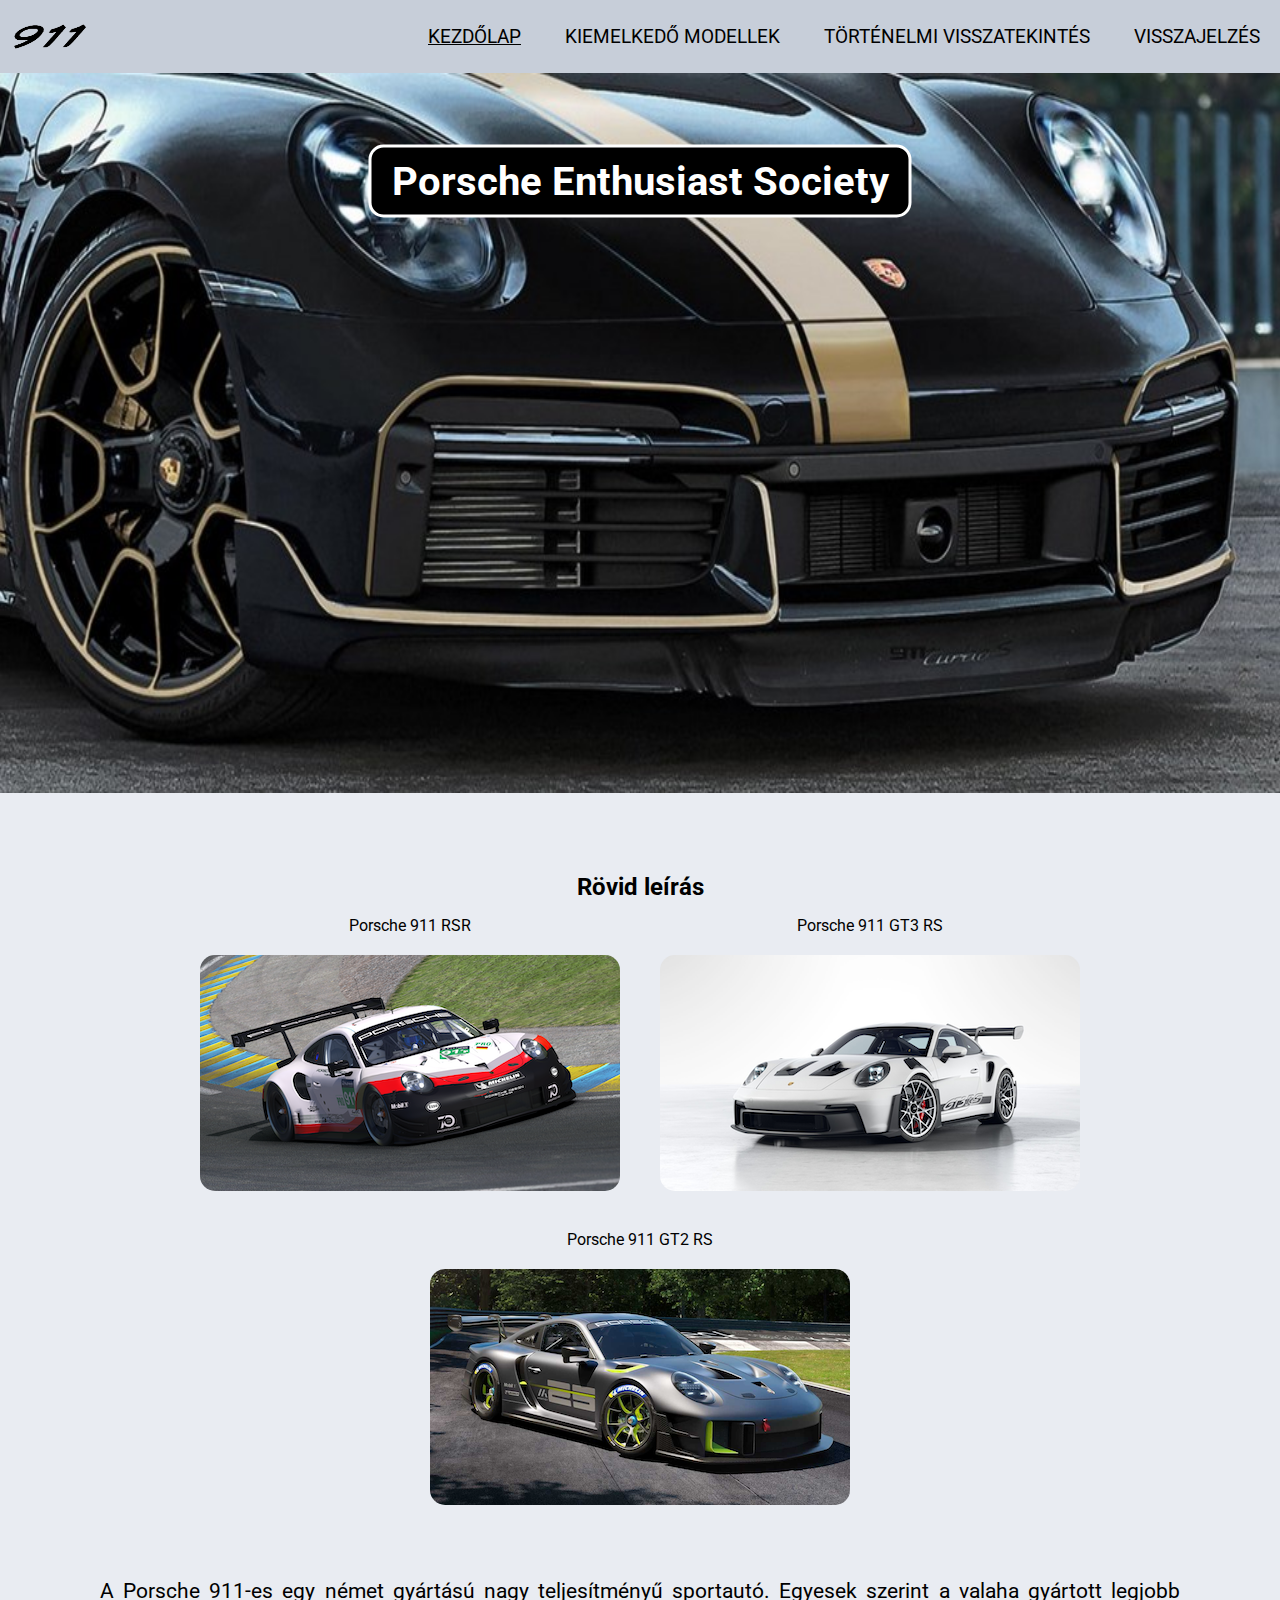
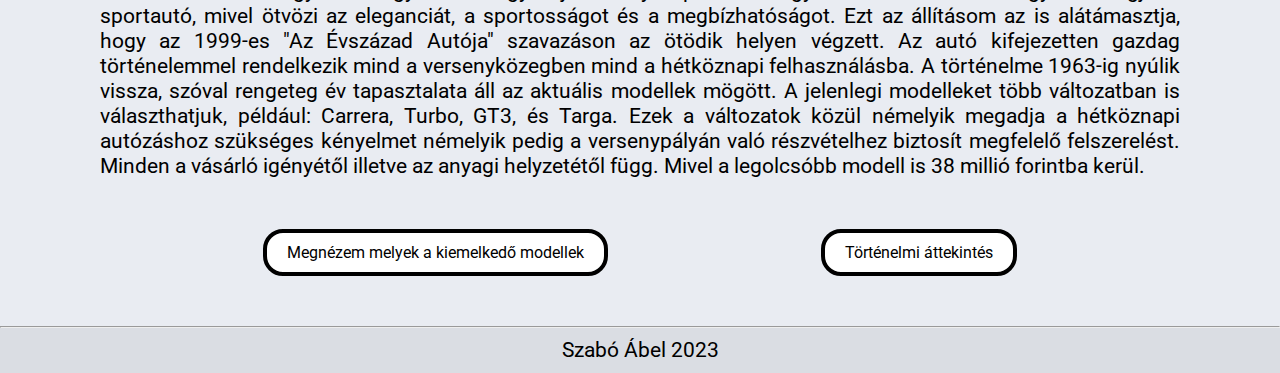
<file: index.html>
<!DOCTYPE html>
<html lang="hu">
<head>
    <meta charset="UTF-8">
    <meta http-equiv="X-UA-Compatible" content="IE=edge">
    <meta name="viewport" content="width=device-width, initial-scale=1.0">
    <link rel="icon" href="pictures/favicon.png">
    <link rel="stylesheet" href="style/style1.css">
    <link rel="stylesheet" href="style/printStyle.css" media="print">
    <link rel="preconnect" href="https://fonts.googleapis.com"> 
    <link rel="preconnect" href="https://fonts.gstatic.com" crossorigin> 
    <link href="https://fonts.googleapis.com/css2?family=Roboto&display=swap" rel="stylesheet">
    <title>Kezdőlap - Porsche Enthusiast Society</title>
</head>
<body>
    <nav class="kipozicional"><a href="#content">Tartalomra ugrás</a></nav>
    <header>
        <img class="logo" src="pictures/logo.png" alt="Az oldal logója">
        <nav>
            <ul>
                <li><a class="actually_open" href="index.html">Kezdőlap</a></li>
                <li><a href="kiemelkedomodellek.html">Kiemelkedő modellek</a></li>
                <li><a href="tortenelmivisszatekintes.html">Történelmi visszatekintés</a></li>
                <li><a href="visszajelzes.html">Visszajelzés</a></li>
            </ul>
        </nav>
    </header>
    <main id="content" >
       <section class="title_container">
        <h1 class="absolute" >Porsche Enthusiast Society</h1>
        <img  class="main_picture" src="pictures/mainPicture.jpeg" alt="Egy fekete Porsche 911 eleje látható" >
       </section>
       <br><br><br><br>
       <section id="rovid_leiras">
        <h2 class="break_before">Rövid leírás</h2>
         <div class="image_container1">
            <figure>
                <figcaption>Porsche 911 RSR</figcaption>
                <a href="pictures/rsr.png"><img src="pictures/rsr2.png" alt="Egy piros,szürke Porsche 911 RSR látható egy versenypálya kanyarjába"></a>
            </figure>
           <figure>
            <figcaption>Porsche 911 GT3 RS</figcaption>
            <a href="pictures/kep3.jpeg"> <img src="pictures/kep3.png" alt="Egy fehér Porsche 911 GT3 RS látható egy fehér háttér előtt"></a>
           </figure>
           <figure>
            <figcaption>Porsche 911 GT2 RS</figcaption>
            <a href="pictures/kep4.jpeg"><img src="pictures/kep4.png" alt="Egy szürke Porsche 911 GT2 RS zöld csíkokkal látható egy versenypályán"></a>
           </figure>
         </div>
         <p>A Porsche 911-es egy német gyártású nagy teljesítményű sportautó. 
            Egyesek szerint a valaha gyártott legjobb sportautó, mivel ötvözi az eleganciát, a sportosságot és a megbízhatóságot. 
            Ezt az állításom az is alátámasztja, hogy az 1999-es "Az Évszázad Autója" szavazáson az ötödik helyen végzett. Az autó kifejezetten gazdag történelemmel rendelkezik mind a versenyközegben mind a hétköznapi felhasználásba. 
            A történelme 1963-ig nyúlik vissza, szóval rengeteg év tapasztalata áll az aktuális modellek mögött. A jelenlegi modelleket több változatban is választhatjuk, például: Carrera, Turbo, GT3, és Targa. Ezek a változatok közül némelyik megadja a hétköznapi autózáshoz szükséges kényelmet némelyik pedig a versenypályán való részvételhez biztosít megfelelő felszerelést. Minden a vásárló igényétől illetve az anyagi helyzetétől függ. Mivel a legolcsóbb modell is 38 millió forintba kerül.
        </p>
       </section>
       <div class="bottom_button">
        <a href="kiemelkedomodellek.html">Megnézem melyek a kiemelkedő modellek</a>
        <a href="tortenelmivisszatekintes.html">Történelmi áttekintés</a>
       </div>
    </main>
    <hr>
    <footer>
        <p>Szabó Ábel 2023</p>
    </footer>
</body>
</html>
</file>
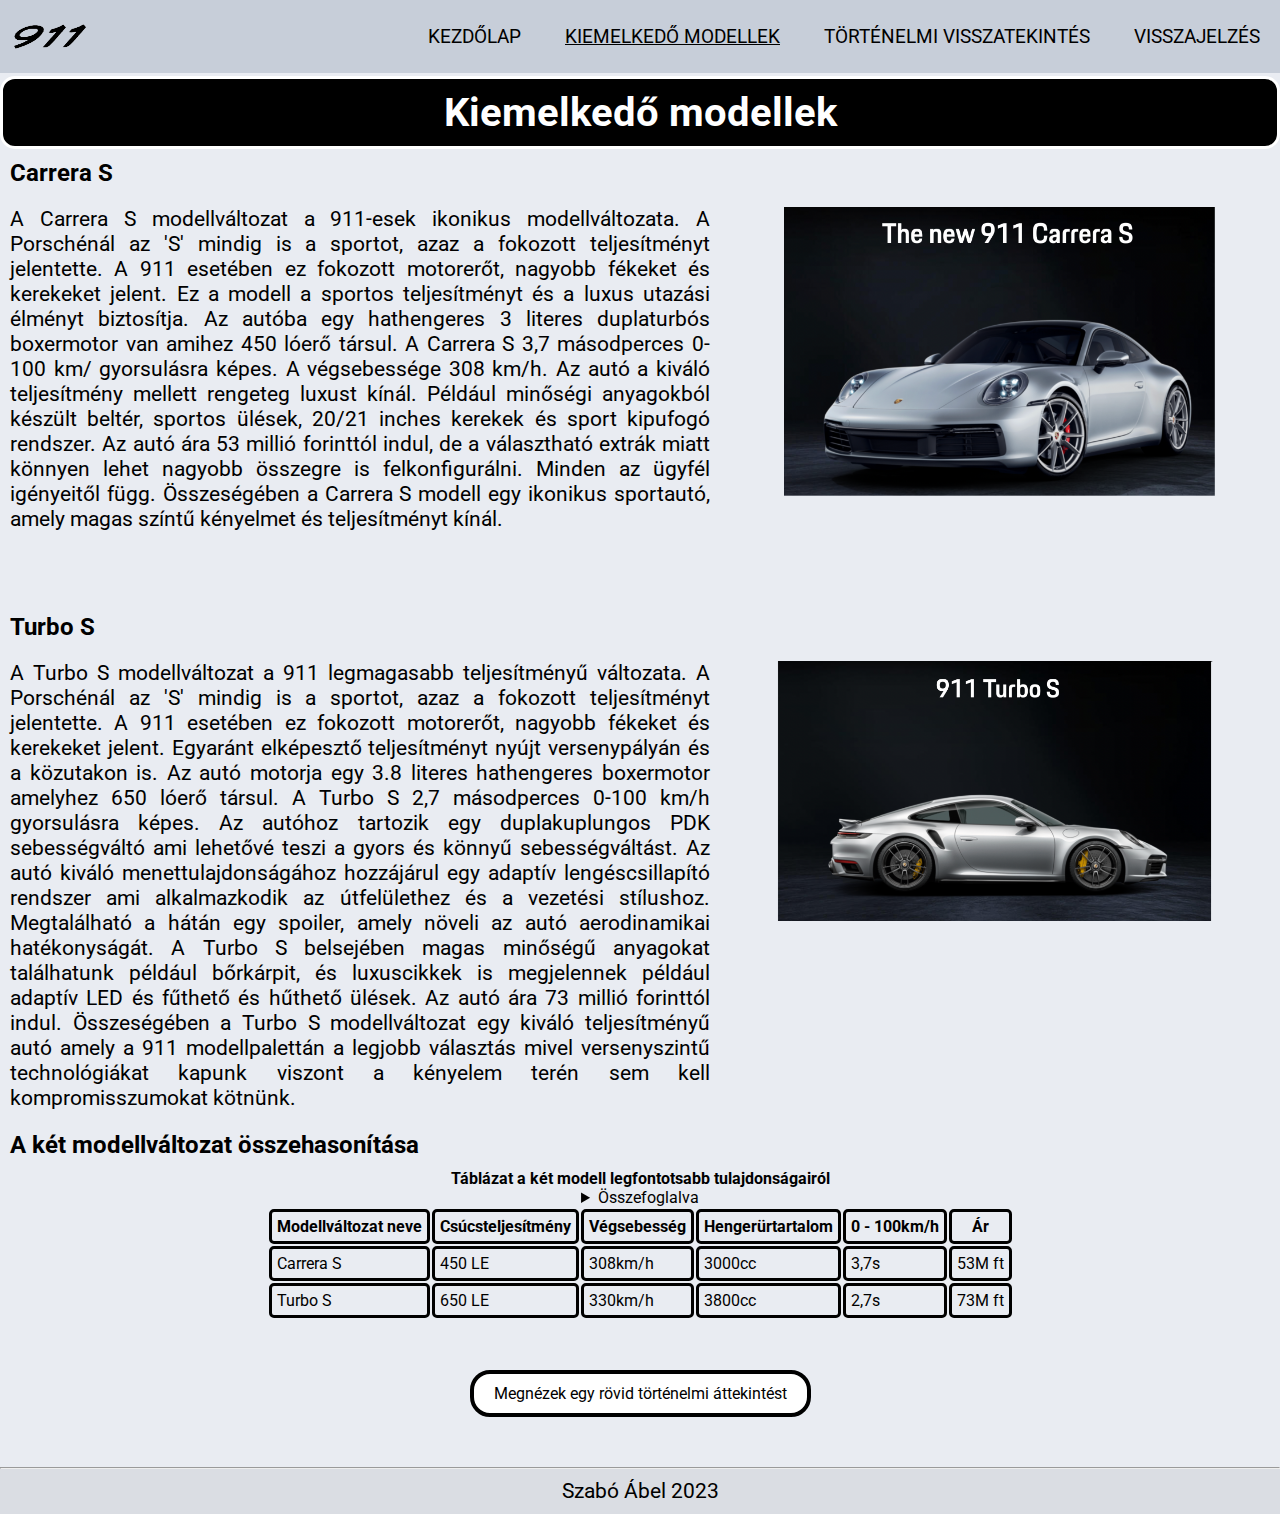
<file: kiemelkedomodellek.html>
<!DOCTYPE html>
<html lang="hu">
<head>
    <meta charset="UTF-8">
    <meta http-equiv="X-UA-Compatible" content="IE=edge">
    <meta name="viewport" content="width=device-width, initial-scale=1.0">
    <link rel="icon" href="pictures/favicon.png">
    <link rel="stylesheet" href="style/style1.css">
    <link rel="stylesheet" href="style/modellek.css">
    <link rel="stylesheet" href="style/printStyle.css" media="print">
    <link rel="preconnect" href="https://fonts.googleapis.com"> 
    <link rel="preconnect" href="https://fonts.gstatic.com" crossorigin> 
    <link href="https://fonts.googleapis.com/css2?family=Roboto&display=swap" rel="stylesheet">
    <title>Kiemelkedő modellek - Porsche Enthusiast Society</title>
</head>
<body>
    <nav class="kipozicional"><a href="#content">Tartalomra ugrás</a></nav>
    <header>
        <img class="logo" src="pictures/logo.png" alt="Az oldal logója">
        <nav>
            <ul>
                <li><a href="index.html">Kezdőlap</a></li>
                <li><a class="actually_open" href="kiemelkedomodellek.html">Kiemelkedő modellek</a></li>
                <li><a href="tortenelmivisszatekintes.html">Történelmi visszatekintés</a></li>
                <li><a href="visszajelzes.html">Visszajelzés</a></li>
            </ul>
        </nav>
    </header>
    <main id="content">
        <h1 class="static">Kiemelkedő modellek</h1>
        <article  class="break_after">
            <h2 lang="en">Carrera S</h2>
            <div class="article_container">
                <p>A <span lang="en">Carrera</span> S modellváltozat a 911-esek ikonikus modellváltozata. 
                    A Porschénál az 'S' mindig is a sportot, azaz a fokozott teljesítményt jelentette.
                    A 911 esetében ez fokozott motorerőt, nagyobb fékeket és kerekeket jelent. Ez a modell a sportos teljesítményt és a luxus utazási élményt biztosítja.
                    Az autóba egy hathengeres 3 literes duplaturbós boxermotor van amihez 450 lóerő társul. A <span lang="en">Carrera</span> S 3,7 másodperces 0-100 km/ gyorsulásra képes. A végsebessége 308 km/h. Az autó a kiváló teljesítmény mellett rengeteg luxust kínál.
                     Például minőségi anyagokból készült beltér, sportos ülések, 20/21 inches kerekek és sport kipufogó rendszer. Az autó ára 53 millió forinttól indul, de a választható extrák miatt könnyen lehet nagyobb összegre is felkonfigurálni. Minden az ügyfél igényeitől függ.
                    Összeségében a <span lang="en">Carrera</span> S modell egy ikonikus sportautó, amely magas színtű kényelmet és teljesítményt kínál.
                </p>
                <a href="pictures/kep5.png">
                    <img class="modell_pictures1" src="pictures/kep5.1.png" alt="Egy szürke Porche 911 Carrera S látható egy fekete háttér előtt.">
                </a>
            </div>
        </article>
        <br>
        <br>
        <article>
            <h2>Turbo S</h2>
            <div class="article_container">
                <p>A Turbo S modellváltozat a 911 legmagasabb teljesítményű változata. A Porschénál az 'S' mindig is a sportot, azaz a fokozott teljesítményt jelentette. A 911 esetében ez fokozott motorerőt, nagyobb fékeket és kerekeket jelent. Egyaránt elképesztő teljesítményt nyújt versenypályán és a közutakon is. Az autó motorja egy 3.8 literes hathengeres boxermotor amelyhez 650 lóerő társul. A Turbo S 2,7 másodperces 0-100 km/h gyorsulásra képes. Az autóhoz tartozik egy
     
                    duplakuplungos PDK sebességváltó ami lehetővé teszi a gyors és könnyű sebességváltást. Az autó kiváló menettulajdonságához hozzájárul egy adaptív lengéscsillapító rendszer ami alkalmazkodik az útfelülethez és a vezetési stílushoz. Megtalálható a hátán egy spoiler, amely növeli az autó aerodinamikai hatékonyságát. A Turbo S belsejében magas minőségű anyagokat találhatunk például bőrkárpit, és luxuscikkek is megjelennek például adaptív LED és fűthető és hűthető ülések. Az autó ára 73 millió forinttól indul. Összeségében a Turbo S modellváltozat egy kiváló teljesítményű autó amely a 911 modellpalettán a legjobb választás mivel versenyszintű technológiákat kapunk viszont a kényelem terén sem kell kompromisszumokat kötnünk.
                </p>
                <a href="pictures/kep6.png">
                    <img class="modell_pictures2" src="pictures/kep6.1.png" alt="Egy szürke Porche 911 Turbo S látható egy fekete háttér előtt.">
                </a>
            </div>
        </article>
        <article>
            <h2 >A két modellváltozat összehasonítása</h2>
            <table>
                <caption>
                    <strong>Táblázat a két modell legfontotsabb tulajdonságairól</strong>
                    <details>
                        <summary>Összefoglalva</summary>
                        <p>A táblázat segít jobban megérteni, hogy mik a leglényegesebb különbségek a két modellváltozat között</p>
                    </details>
                </caption>
                <tr>
                  <th>Modellváltozat neve</th>
                  <th>Csúcsteljesítmény</th>
                  <th>Végsebesség</th>
                  <th>Hengerürtartalom</th>
                  <th>0 - 100km/h</th>
                  <th>Ár</th>
                </tr>
                <tr>
                  <td><span lang="en">Carrera</span> S</td>
                  <td>450 LE</td>
                   <td>308km/h</td>
                  <td>3000cc</td>
                   <td>3,7s</td>
                  <td>53M ft</td>
                </tr>
                <tr>
                  <td>Turbo S</td>
                  <td>650 LE</td>
                  <td>330km/h</td>
                  <td>3800cc</td>
                  <td>2,7s</td>
                  <td>73M ft</td>
                </tr>
              </table>
        </article>
        <div  class="bottom_button" >
                <a href="tortenelmivisszatekintes.html">Megnézek egy rövid történelmi áttekintést</a>
        </div>
    </main>
    <hr>
    <footer>
        <p>Szabó Ábel 2023</p>
    </footer>
</body>
</html>
</file>
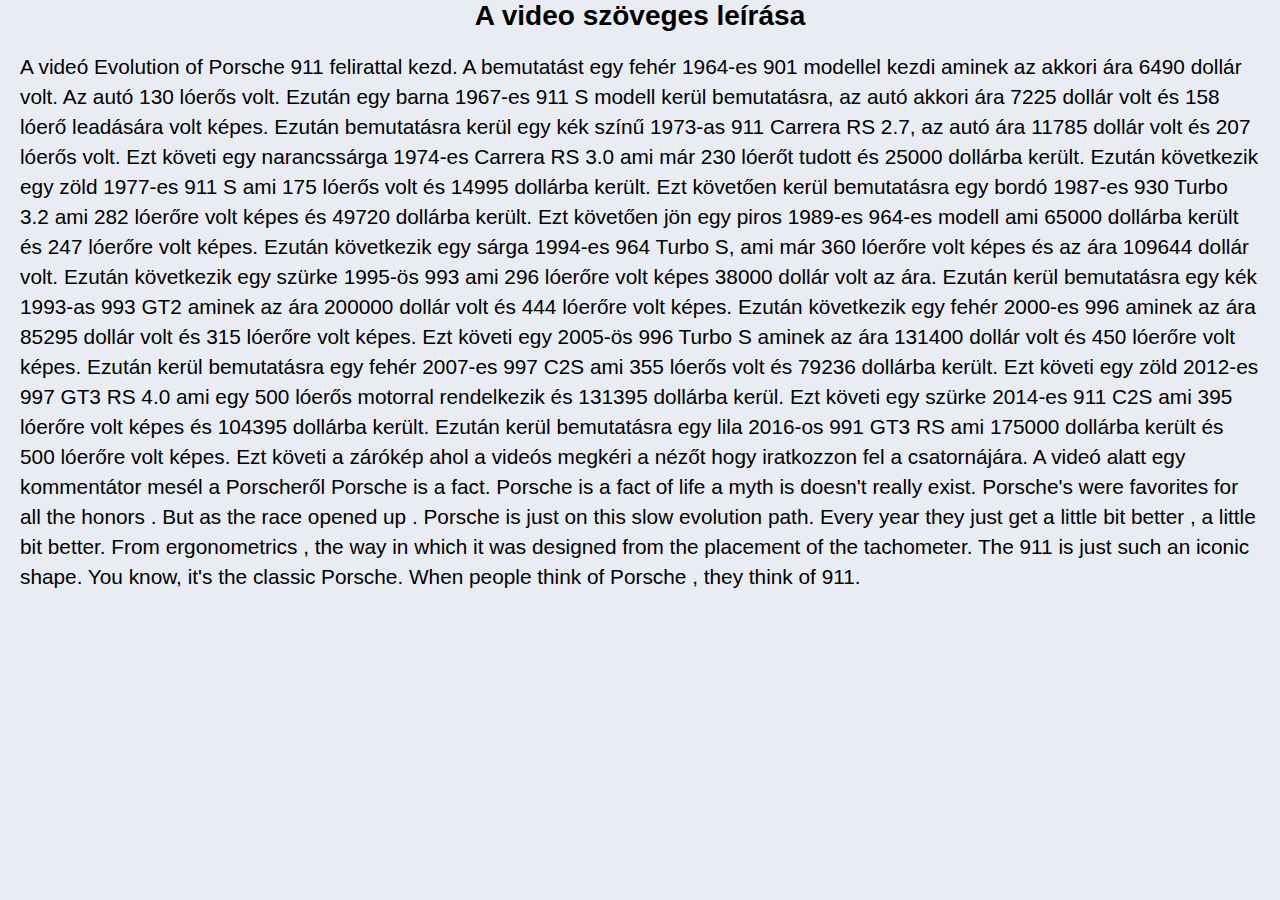
<file: leiras.html>
<!DOCTYPE html PUBLIC "-//W3C//DTD XHTML 1.0 Strict//EN" 
"http://www.w3.org/TR/xhtml1/DTD/xhtml1-strict.dtd">

<html xmlns="http://www.w3.org/1999/xhtml"  xml:lang="hu" lang="hu">
<head>
	<title>Video szöveges leírása - Porsche Enthusiast Society</title>
	<meta http-equiv="Content-Type" content="text/html; charset=utf-8" />
	<link rel="icon" href="pictures/favicon.png"/>
	<link rel="stylesheet" href="style/style1.css"/>
	<link rel="stylesheet" href="style/printStyle.css"/>
	<link rel="stylesheet" href="style/leiras.css"/>
</head>
<body>
	<h1>A video szöveges leírása</h1>
	<p>A videó <span  xml:lang="en" lang="en">Evolution of Porsche 911</span> felirattal kezd. A bemutatást egy fehér 1964-es 901 modellel kezdi aminek az
		akkori ára 6490 dollár volt. Az autó 130 lóerős volt. Ezután egy barna 1967-es 911 S modell kerül bemutatásra, az autó akkori ára 7225 dollár
		volt és 158 lóerő leadására volt képes. Ezután bemutatásra kerül egy kék színű 1973-as 911 <span  xml:lang="en" lang="en">Carrera RS</span> 2.7, az autó ára 11785 dollár
		volt és 207 lóerős volt. Ezt követi egy narancssárga 1974-es <span  xml:lang="en" lang="en">Carrera RS</span>  3.0 ami már 230 lóerőt tudott és 25000 dollárba
		került. Ezután következik egy zöld 1977-es 911 S ami 175 lóerős volt és 14995 dollárba került. Ezt követően kerül bemutatásra egy bordó 1987-es 930 Turbo 3.2 
		ami 282 lóerőre volt képes és 49720 dollárba került. Ezt követően jön egy piros 1989-es 964-es modell ami 65000 dollárba került és 247 lóerőre volt képes.
		Ezután következik egy sárga 1994-es 964 Turbo S, ami már 360 lóerőre volt képes és az ára 109644 dollár volt. Ezután következik egy szürke 1995-ös 993 ami 
		296 lóerőre volt képes 38000 dollár volt az ára. Ezután kerül bemutatásra egy kék 1993-as 993 GT2 aminek az ára 200000 dollár volt és 444 lóerőre volt képes.
		Ezután következik egy fehér 2000-es 996 aminek az ára 85295 dollár volt és 315 lóerőre volt képes. Ezt követi egy 2005-ös 996 Turbo S aminek az ára
		131400 dollár volt és 450 lóerőre volt képes. Ezután kerül bemutatásra egy fehér 2007-es 997 C2S ami 355 lóerős volt és 79236 dollárba került.
		Ezt követi egy zöld 2012-es 997 GT3 RS 4.0 ami egy 500 lóerős motorral rendelkezik és 131395 dollárba kerül. Ezt követi egy szürke 2014-es 911 C2S ami
		395 lóerőre volt képes és 104395 dollárba került. Ezután kerül bemutatásra egy lila 2016-os 991 GT3 RS ami 175000 dollárba került és 500 lóerőre volt képes. 
		Ezt követi a zárókép ahol a videós megkéri a nézőt hogy iratkozzon fel a csatornájára.

        A videó alatt egy kommentátor mesél a Porscheről <span xml:lang="en" lang="en">Porsche is a fact. Porsche is a fact of life a myth is doesn't really exist. Porsche's were favorites for all the honors . But as the race opened up .
		Porsche is just on this slow evolution path. Every year they just get a little bit better , a little bit better. From ergonometrics , the way in which it was designed from the placement of the tachometer.
		The 911 is just such an  iconic shape. You know, it's the classic Porsche. When people think of Porsche , they think of 911.</span>

	</p>
</body>
</html>
</file>
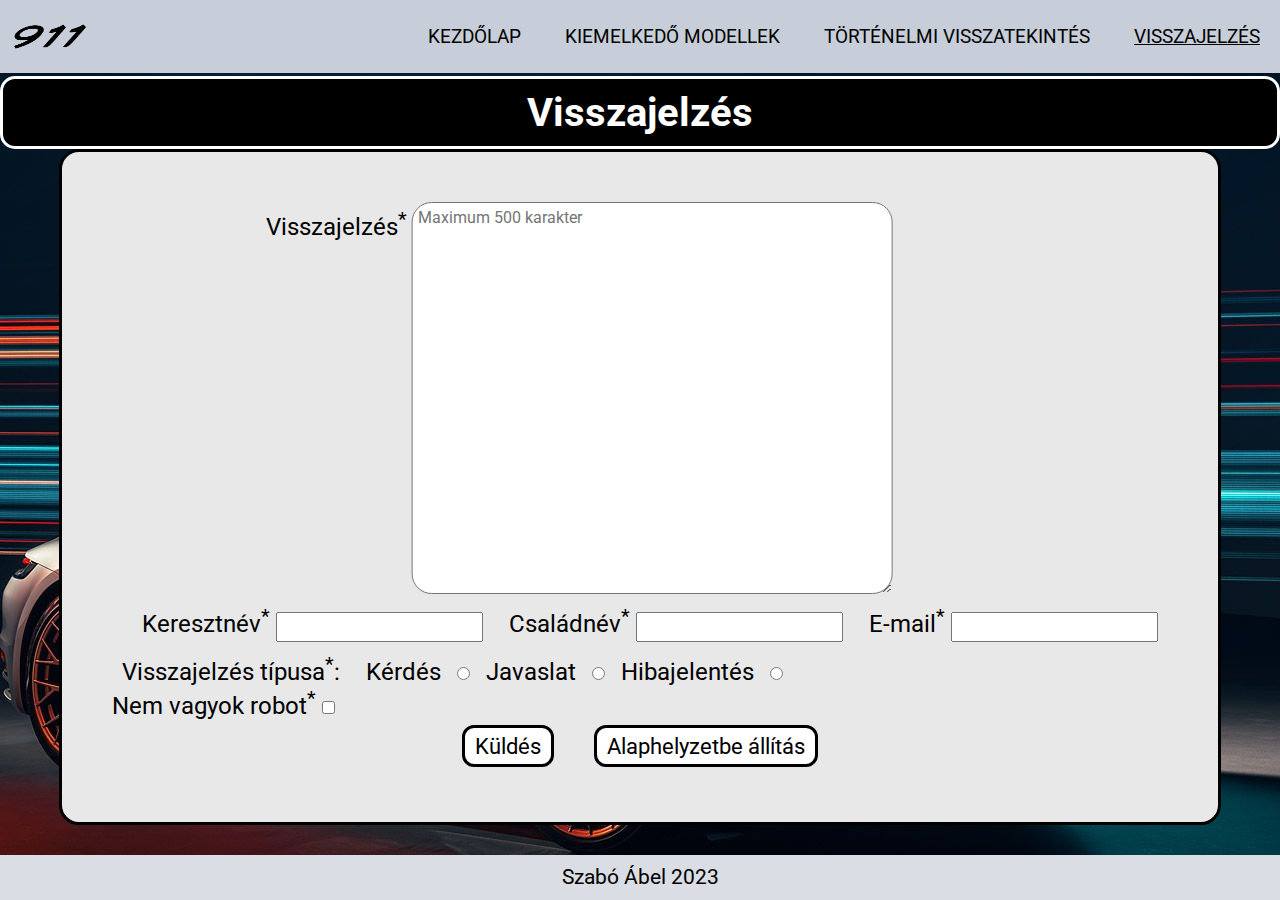
<file: visszajelzes.html>
<!DOCTYPE html>
<html lang="hu">
<head>
    <meta charset="UTF-8">
    <meta http-equiv="X-UA-Compatible" content="IE=edge">
    <meta name="viewport" content="width=device-width, initial-scale=1.0">
    <link rel="stylesheet" href="style/style1.css">
    <link rel="stylesheet" href="style/formStyle.css">
    <link rel="icon" href="pictures/favicon.png">
    <link rel="stylesheet" href="style/style1.css">
    <link rel="stylesheet" href="style/printStyle.css" media="print">
    <link rel="preconnect" href="https://fonts.googleapis.com"> 
    <link rel="preconnect" href="https://fonts.gstatic.com" crossorigin> 
    <link href="https://fonts.googleapis.com/css2?family=Roboto&display=swap" rel="stylesheet">
    <title>Visszajelzés - Porsche Enthusiast Society</title>
</head>
<body>
    <nav class="kipozicional"><a href="#content">Tartalomra ugrás</a></nav>
    <header>
        <img class="logo" src="pictures/logo.png" alt="Az oldal logója">
        <nav>
            <ul>
                <li><a href="index.html">Kezdőlap</a></li>
                <li><a href="kiemelkedomodellek.html">Kiemelkedő modellek</a></li>
                <li><a href="tortenelmivisszatekintes.html">Történelmi visszatekintés</a></li>
                <li><a class="actually_open" href="visszajelzes.html">Visszajelzés</a></li>
            </ul>
        </nav>
    </header>
    <main id="content">
        <h1 class="static">Visszajelzés</h1>
        <div class="form_container">
            <form method="post" action="mailto:sz.abel221@gmail.com">
                <div class="textarea_class">
                    <label for="textarea1">Visszajelzés<sup>*</sup></label>
                    <textarea name="textarea1" id="textarea1" cols="50" rows="20" maxlength="500" placeholder="Maximum 500 karakter" required  ></textarea>
                </div>
                <div class="keresz_csalad_nev">
                    <label for="kereszt_nev">Keresztnév<sup>*</sup></label>
                    <input id="kereszt_nev" type="text" required minlength="4"  maxlength="20">
                    <label for="csalad_nev">Családnév<sup>*</sup></label>
                    <input id="csalad_nev" type="text" required minlength="4" maxlength="20">
                    <label for="email">E-mail<sup>*</sup></label>
                    <input type="email" id="email" required minlength="5" maxlength="35">
                </div>
                <div class="radio" >
                    <label>Visszajelzés típusa<sup>*</sup>:</label>
                    <label for="kerdes">Kérdés</label>
                    <input type="radio" name="radio1" id="kerdes">
                    <label for="javaslat">Javaslat</label>
                    <input type="radio" name="radio1" id="javaslat">
                    <label for="hibajelentes">Hibajelentés</label>
                    <input type="radio" name="radio1" id="hibajelentes">
                </div>
                <div>
                    <label for="checkbox">Nem vagyok robot<sup>*</sup></label>
                    <input type="checkbox" name="checkbox" id="checkbox" required >
                </div>
                <div class="buttons">
                    <button type="submit">Küldés</button>
                    <button type="reset">Alaphelyzetbe állítás</button>
                </div>
            </form>
        </div>
    </main>
    <br>
    <br>
    <footer>
        <p>Szabó Ábel 2023</p>
    </footer>
</body>
</html>
</file>
<file: style/style1.css>
*{
    margin: 0;
    padding: 0;
    box-sizing: border-box;
    font-family: 'Roboto', sans-serif;
}
html{
    scroll-behavior: smooth;
}

body{
  background-color: rgb(233, 236, 242);
}

.kipozicional a {position:absolute; left:-9999px;} 
.kipozicional a:focus {position:static; background:white}	

p{
    font-size: 1.3rem;
    line-height: 25px;
}
header{
    background-color: rgb(199, 206, 217);
    display: flex;
    justify-content:flex-end;
    align-items: center;
}

header nav ul{
    list-style: none;
}
header nav ul li{
    display: inline-block;
    padding: 0 20px;
}

header nav ul li:hover{
    text-decoration: underline;

}

header nav ul li a{
    text-decoration: none;
    font-size: 1.2rem;
    color: #000;
    text-transform: uppercase;
}

.actually_open{
    text-decoration: underline;
}

.logo{
    margin-right: auto;
    max-width: 100px;
}

.title_container{
    position: relative;
    text-align: center;
}

.main_picture{
    width: 100%;
    height: 80vh;
}

main .absolute{
    position: absolute;
    top: 15%;
    left: 50%;
    transform: translate(-50%, -50%);
    color: #fff;
    border: #fff 3px solid;
    padding: 10px 20px;
    background-color: #000;
    border-radius: 15px;
    font-size: 2.5rem;
}

main .static{
    margin-top: .3%;
    text-align: center;
    color: #fff;
    border: #fff 3px solid;
    padding: 10px 20px;
    background-color: #000;
    border-radius: 15px;
    font-size: 2.5rem;
}

#tovabb_olvasok_button{

    color: #000;
    text-decoration: none;
    border: #000 solid 4px;
    padding: 10px 20px;
    background-color: #fff;
    position: relative;
    top: -2vh;
    border-radius: 20px;
}

#tovabb_olvasok_button:hover{
   text-decoration: underline;
}


main section h2{
    text-align: center;
}

.image_container1{
    display: flex;
    flex-direction: row;
    justify-content: center;
    flex-wrap: wrap;
   
}

.image_container1 img{
    margin: 20px 20px;
    border-radius: 15px;
}

section p{
    text-align: justify;
    margin: 50px 100px;
}

.bottom_button{
    display: flex;
    justify-content:space-evenly;
    margin: 50px;
    flex-wrap: wrap;
}

.bottom_button a{
    color: #000;
    text-decoration: none;
    border: #000 solid 4px;
    padding: 10px 20px;
    background-color: #fff;
    border-radius: 20px;

}
.bottom_button a:hover{
    text-decoration: underline;
}

figcaption{
    text-align: center;
    margin-top: 15px;
}


footer{
    background-color: rgb(218, 221, 227) ;
}

footer p{
   text-align: center;
   padding: 10px;
}
</file>
<file: style/printStyle.css>
h1{
  color: #000 !important;
}

header, nav {
    display: none;
  }
  
  aside {
    display: none;
  }
  
  video {
    display: none;
  }

  footer {
    display: none;
  }

  #tovabb_olvasok_button{
    display: none;
  }
  .bottom_button{
    display: none;
  }
  
  img {
    width: 300px;
    height: 250px;
  }

  
  body {
    font-family: "Times New Roman", Times, serif;
    font-size: 14px;
  }


  .carousel,
  .carousel-inner,
  .carousel-item,
  .carousel-item.active,
  .carousel-item-next,
  .carousel-item-prev {
    display: none !important;
  }

  .carusel_print{
    display: block;
  }

.break_before{
  page-break-before: always;
}

.break_after{
  page-break-after: always;
}

.hidden{
  display: none;
}
.video_description{
  display: none;
}

.main_picture{
  height: 600px;
  display: inline;
}
</file>
<file: style/modellek.css>
*{
    margin: 0;
    padding: 0;
    box-sizing: border-box;
}
h2{
    margin: 10px;
}

.article_container{
    display: flex;
    flex-direction: row;
}

.article_container img{
    max-width: 500px;
    margin: 10px 30px;
}

.article_container p{
    text-align: justify;
    margin: 10px;
}

table{
    margin: auto;
}

td, th{
    border: 3px solid black;
    padding: 5px;
    border-radius: 5px;
}

summary:hover{
    cursor: pointer;
}

details p{
    font-size: 16px;
    opacity: .8;
}
</file>
<file: style/leiras.css>
*{
    margin: 0;
    padding: 0;
    box-sizing: border-box;
}

h1{
    text-align: center;
}
p{
    line-height: 30px;
    margin: 20px;
}
</file>
<file: style/formStyle.css>
*{
    padding: 0;
    margin: 0;
    box-sizing: border-box;

}



body{
    background-image: url("../pictures/bg3.jpeg");
    background-position: top;
    background-repeat: no-repeat;
    height: 100vh;
}

.form_container{
    display: flex;
    justify-content: center;
    align-items: center;
}

form{
    background-color: rgb(232, 232, 232);
    border: 3px solid black;
    border-radius: 20px;
    padding: 50px;
    font-size: 1.5rem ;
}

.textarea_class{
    display: flex;
    justify-content: center;
    transform: translate(-6%);
}
.textarea_class label{
    margin: 5px;
}
.textarea_class textarea{
    font-size: 1rem;
    border-radius: 20px;
    padding: 5px;
}

.keresz_csalad_nev{
    display: block;
    margin: 10px;
}

.keresz_csalad_nev label{
    margin-left: 20px;
}

.radio label{
    margin: 5px 10px;
}

#check1{
    cursor: pointer;
}

.buttons{
    display: flex;
    justify-content: center;
}

.buttons button{
    margin: 5px 20px;
    font-size: 1.4rem;
    border-radius: 12px;
    padding: 5px 10px;
    background-color: #fff;
    cursor: pointer;
    border: 3px solid black;
    transition: 0.3s;
}

.buttons button:hover{
    background-color: #000;
    color: #fff;
}

input[type="text"], input[type="email"]{
    height: 30px;
    font-size: 16px;
}

footer{
    position: fixed;
    bottom: 0;
    width: 100%;
}
</file>
